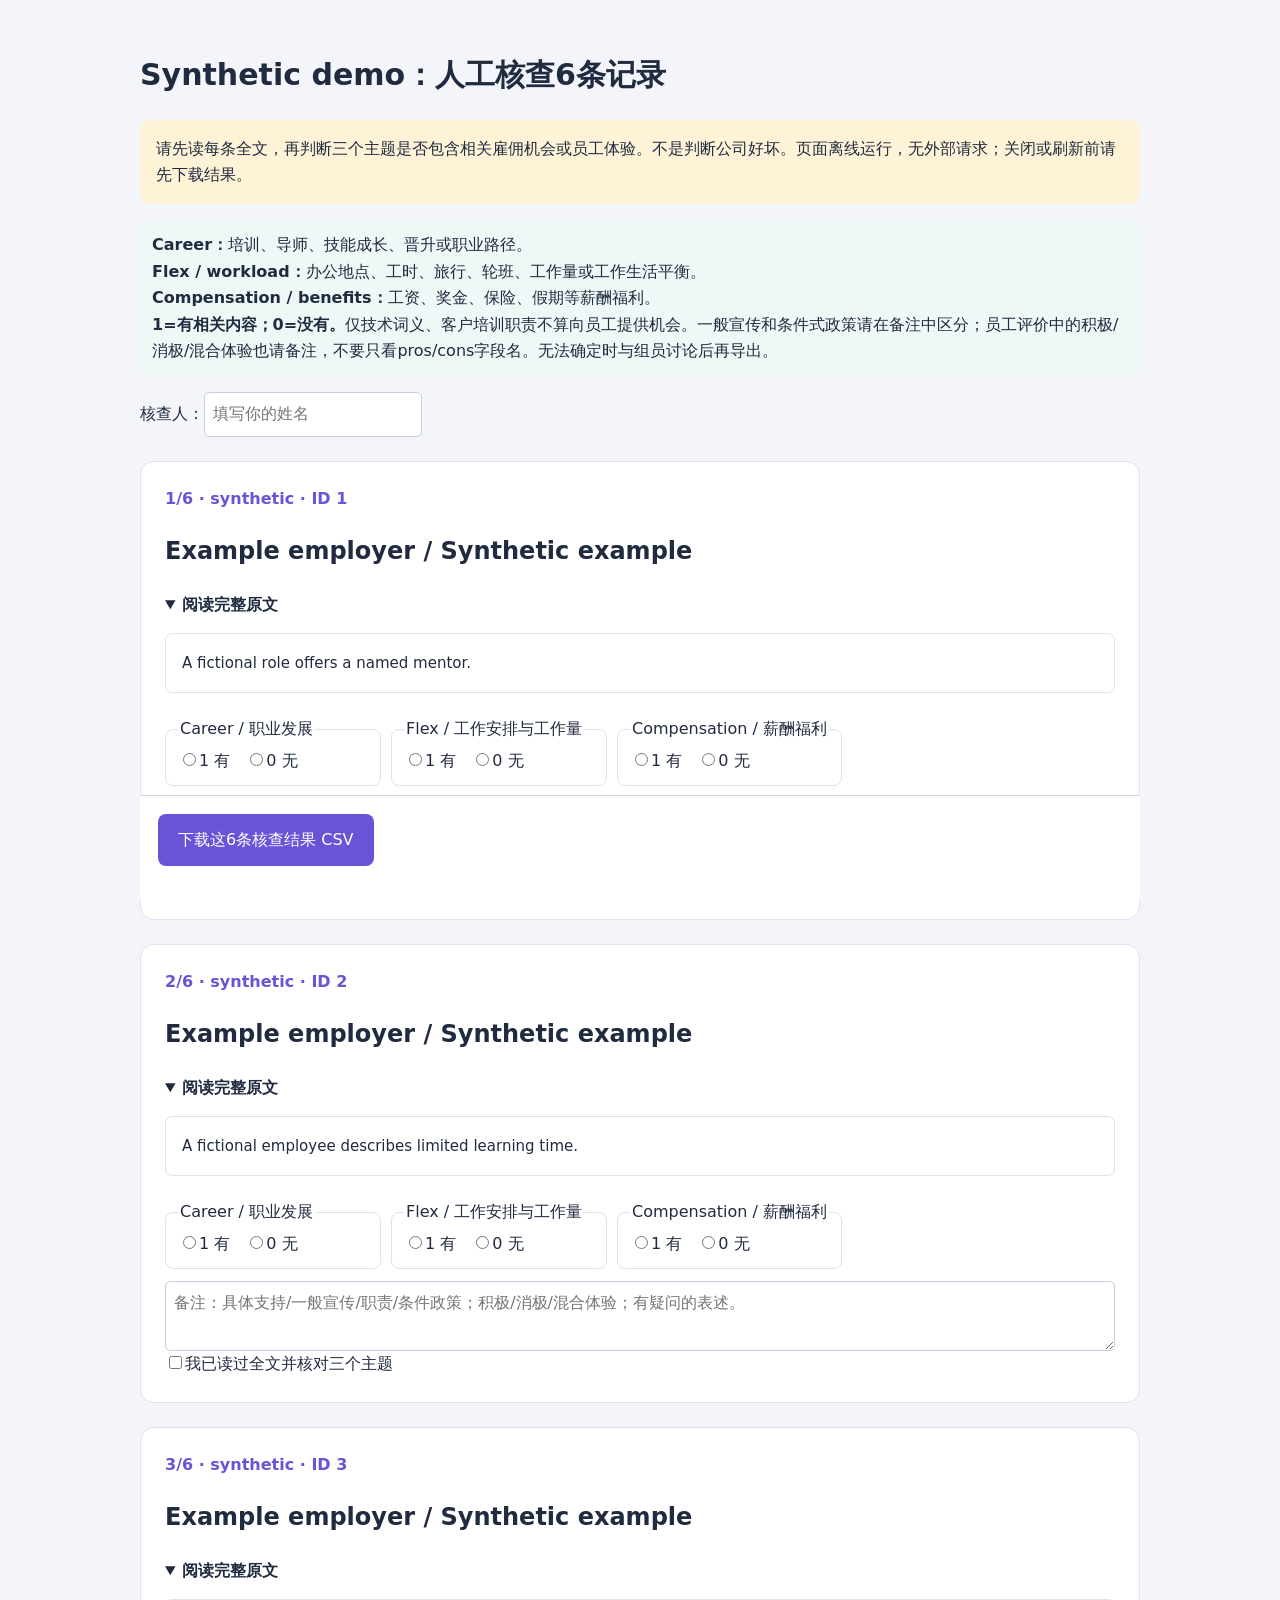
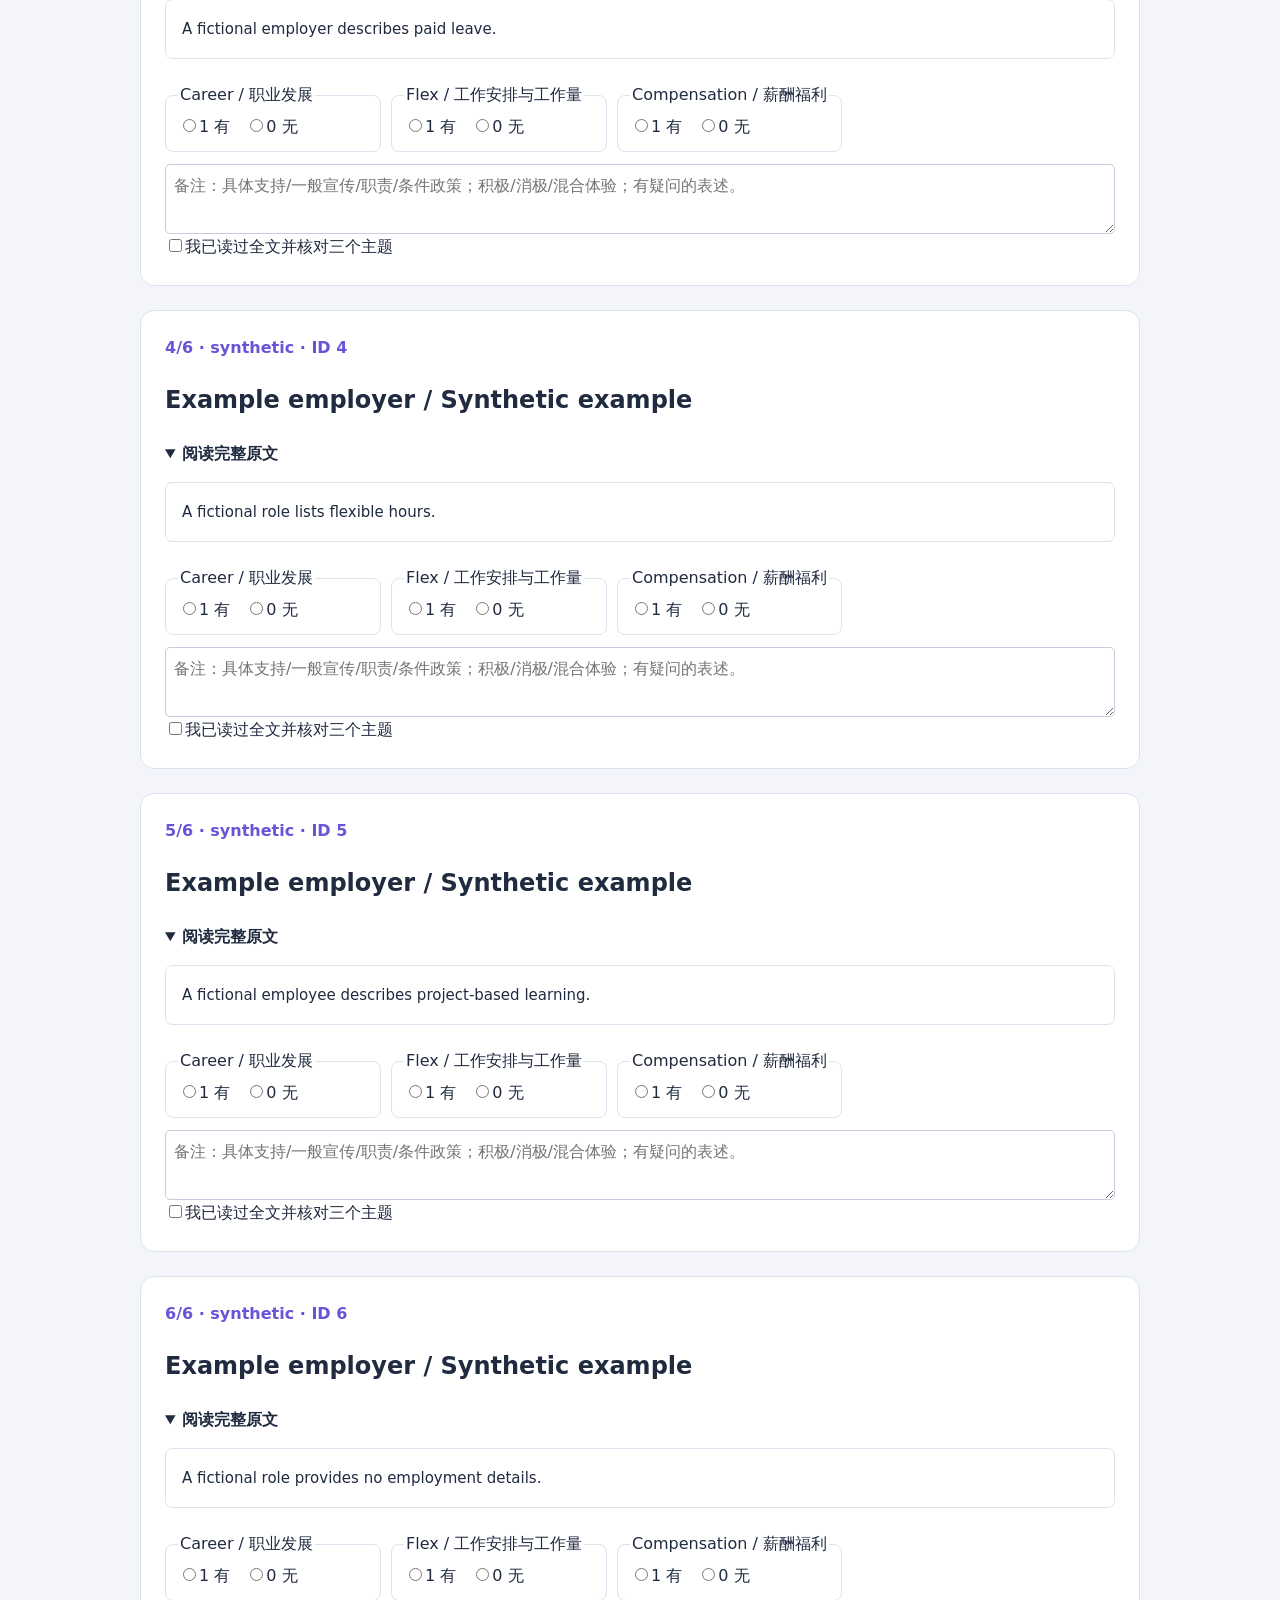
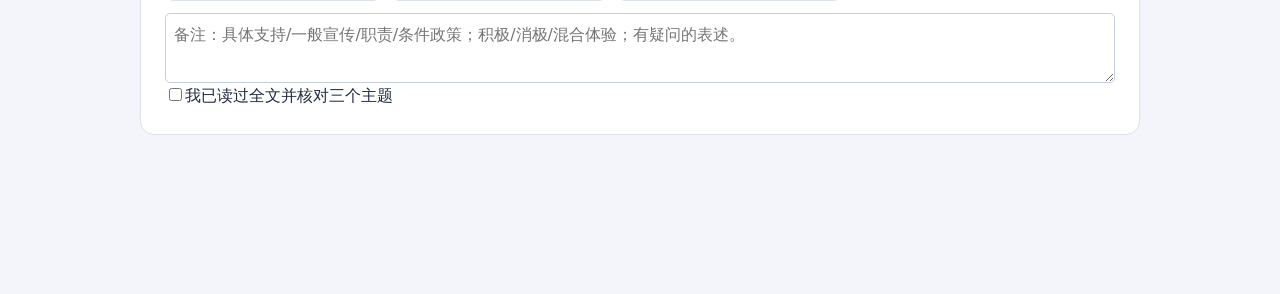
<file: projects/early-career-talent/tools/review_form_demo.html>
<!doctype html><html lang="zh"><meta charset="utf-8"><meta name="viewport" content="width=device-width,initial-scale=1"><title>Synthetic demo · 人工核查</title>
<style>body{font:16px/1.65 system-ui,"Microsoft YaHei",sans-serif;background:#f3f5fa;color:#202b40;margin:0}main{max-width:1000px;margin:auto;padding:30px}h1{font-size:30px}article{background:white;border:1px solid #dce2ee;border-radius:14px;margin:24px 0;padding:24px}pre{white-space:pre-wrap;overflow-wrap:anywhere;font:15px/1.75 system-ui;max-height:420px;overflow:auto;border:1px solid #dce2ee;padding:16px;border-radius:7px}fieldset{display:inline-block;vertical-align:top;margin:8px 10px 12px 0;border:1px solid #dce2ee;border-radius:8px;min-width:190px}label{cursor:pointer;margin-right:15px}input[type=text],textarea{font:inherit;border:1px solid #c5cede;border-radius:5px;padding:8px;box-sizing:border-box}textarea{display:block;width:100%;min-height:70px}button{background:#6954d8;color:white;border:0;border-radius:8px;font:inherit;padding:13px 20px;cursor:pointer}.note{background:#fff3d7;padding:16px;border-radius:10px}.toolbar{position:sticky;bottom:0;background:#fff;padding:18px;border-top:1px solid #ccd5e5}#message{color:#94331c}.tag{color:#6954d8;font-weight:700}summary{cursor:pointer;font-weight:bold}.definition{background:#eef8f6;padding:12px;border-radius:8px}</style>
<main><h1>Synthetic demo：人工核查6条记录</h1><p class="note">请先读每条全文，再判断三个主题是否包含相关雇佣机会或员工体验。不是判断公司好坏。页面离线运行，无外部请求；关闭或刷新前请先下载结果。</p>
<div class="definition"><b>Career：</b>培训、导师、技能成长、晋升或职业路径。<br><b>Flex / workload：</b>办公地点、工时、旅行、轮班、工作量或工作生活平衡。<br><b>Compensation / benefits：</b>工资、奖金、保险、假期等薪酬福利。<br><b>1=有相关内容；0=没有。</b>仅技术词义、客户培训职责不算向员工提供机会。一般宣传和条件式政策请在备注中区分；员工评价中的积极/消极/混合体验也请备注，不要只看pros/cons字段名。无法确定时与组员讨论后再导出。</div>
<p>核查人：<input id="reviewer" type="text" placeholder="填写你的姓名"></p><div id="records"></div><div class="toolbar"><button id="download">下载这6条核查结果 CSV</button><p id="message"></p></div></main>
<script>
const rows=[{"source": "synthetic", "source_id": "1", "company": "Example employer", "title": "Synthetic example", "date": "", "full_text": "A fictional role offers a named mentor."}, {"source": "synthetic", "source_id": "2", "company": "Example employer", "title": "Synthetic example", "date": "", "full_text": "A fictional employee describes limited learning time."}, {"source": "synthetic", "source_id": "3", "company": "Example employer", "title": "Synthetic example", "date": "", "full_text": "A fictional employer describes paid leave."}, {"source": "synthetic", "source_id": "4", "company": "Example employer", "title": "Synthetic example", "date": "", "full_text": "A fictional role lists flexible hours."}, {"source": "synthetic", "source_id": "5", "company": "Example employer", "title": "Synthetic example", "date": "", "full_text": "A fictional employee describes project-based learning."}, {"source": "synthetic", "source_id": "6", "company": "Example employer", "title": "Synthetic example", "date": "", "full_text": "A fictional role provides no employment details."}];
const fields=[['career','Career / 职业发展'],['flex','Flex / 工作安排与工作量'],['benefits','Compensation / 薪酬福利']];
const container=document.getElementById('records');
rows.forEach((row,i)=>{
 const article=document.createElement('article');
 const tag=document.createElement('div');tag.className='tag';tag.textContent=`${i+1}/6 · ${row.source} · ID ${row.source_id}`;article.append(tag);
 const title=document.createElement('h2');title.textContent=row.company+' / '+row.title;article.append(title);
 const detail=document.createElement('details');detail.open=true;const summary=document.createElement('summary');summary.textContent='阅读完整原文';detail.append(summary);const text=document.createElement('pre');text.textContent=row.full_text;detail.append(text);article.append(detail);
 fields.forEach(([key,label])=>{const group=document.createElement('fieldset');const legend=document.createElement('legend');legend.textContent=label;group.append(legend);[1,0].forEach(value=>{const l=document.createElement('label');const input=document.createElement('input');input.type='radio';input.name=`${i}_${key}`;input.value=value;l.append(input,document.createTextNode(value===1?'1 有':'0 无'));group.append(l)});article.append(group)});
 const note=document.createElement('textarea');note.id='note_'+i;note.placeholder='备注：具体支持/一般宣传/职责/条件政策；积极/消极/混合体验；有疑问的表述。';article.append(note);
 const checkedLabel=document.createElement('label');const checked=document.createElement('input');checked.type='checkbox';checked.id='checked_'+i;checkedLabel.append(checked,document.createTextNode('我已读过全文并核对三个主题'));article.append(checkedLabel);container.append(article);
});
document.getElementById('download').onclick=()=>{
 const name=document.getElementById('reviewer').value.trim();const message=document.getElementById('message');
 if(!name){message.textContent='请填写核查人姓名。';return;}
 const out=[];
 for(let i=0;i<rows.length;i++){
  if(!document.getElementById('checked_'+i).checked){message.textContent=`第${i+1}条尚未确认阅读全文。`;return;}
  const row={...rows[i]};
  for(const [key] of fields){const selected=document.querySelector(`input[name="${i}_${key}"]:checked`);if(!selected){message.textContent=`第${i+1}条的${key}还没选择。`;return;}row[key+'_human']=selected.value;}
  row.human_checked='yes';row.reviewer_name=name;row.interpretation_notes=document.getElementById('note_'+i).value.trim();out.push(row);
 }
 const keys=Object.keys(out[0]);const quote=v=>'"'+String(v??'').replaceAll('"','""')+'"';const csv='\uFEFF'+[keys.map(quote).join(','),...out.map(row=>keys.map(key=>quote(row[key])).join(','))].join('\r\n');
 const url=URL.createObjectURL(new Blob([csv],{type:'text/csv;charset=utf-8'}));const link=document.createElement('a');link.href=url;link.download='synthetic_review.csv';link.click();URL.revokeObjectURL(url);message.style.color='#247a53';message.textContent='已下载。把CSV交给汇总人或发回ChatGPT即可。';
};
</script></html>
</file>
